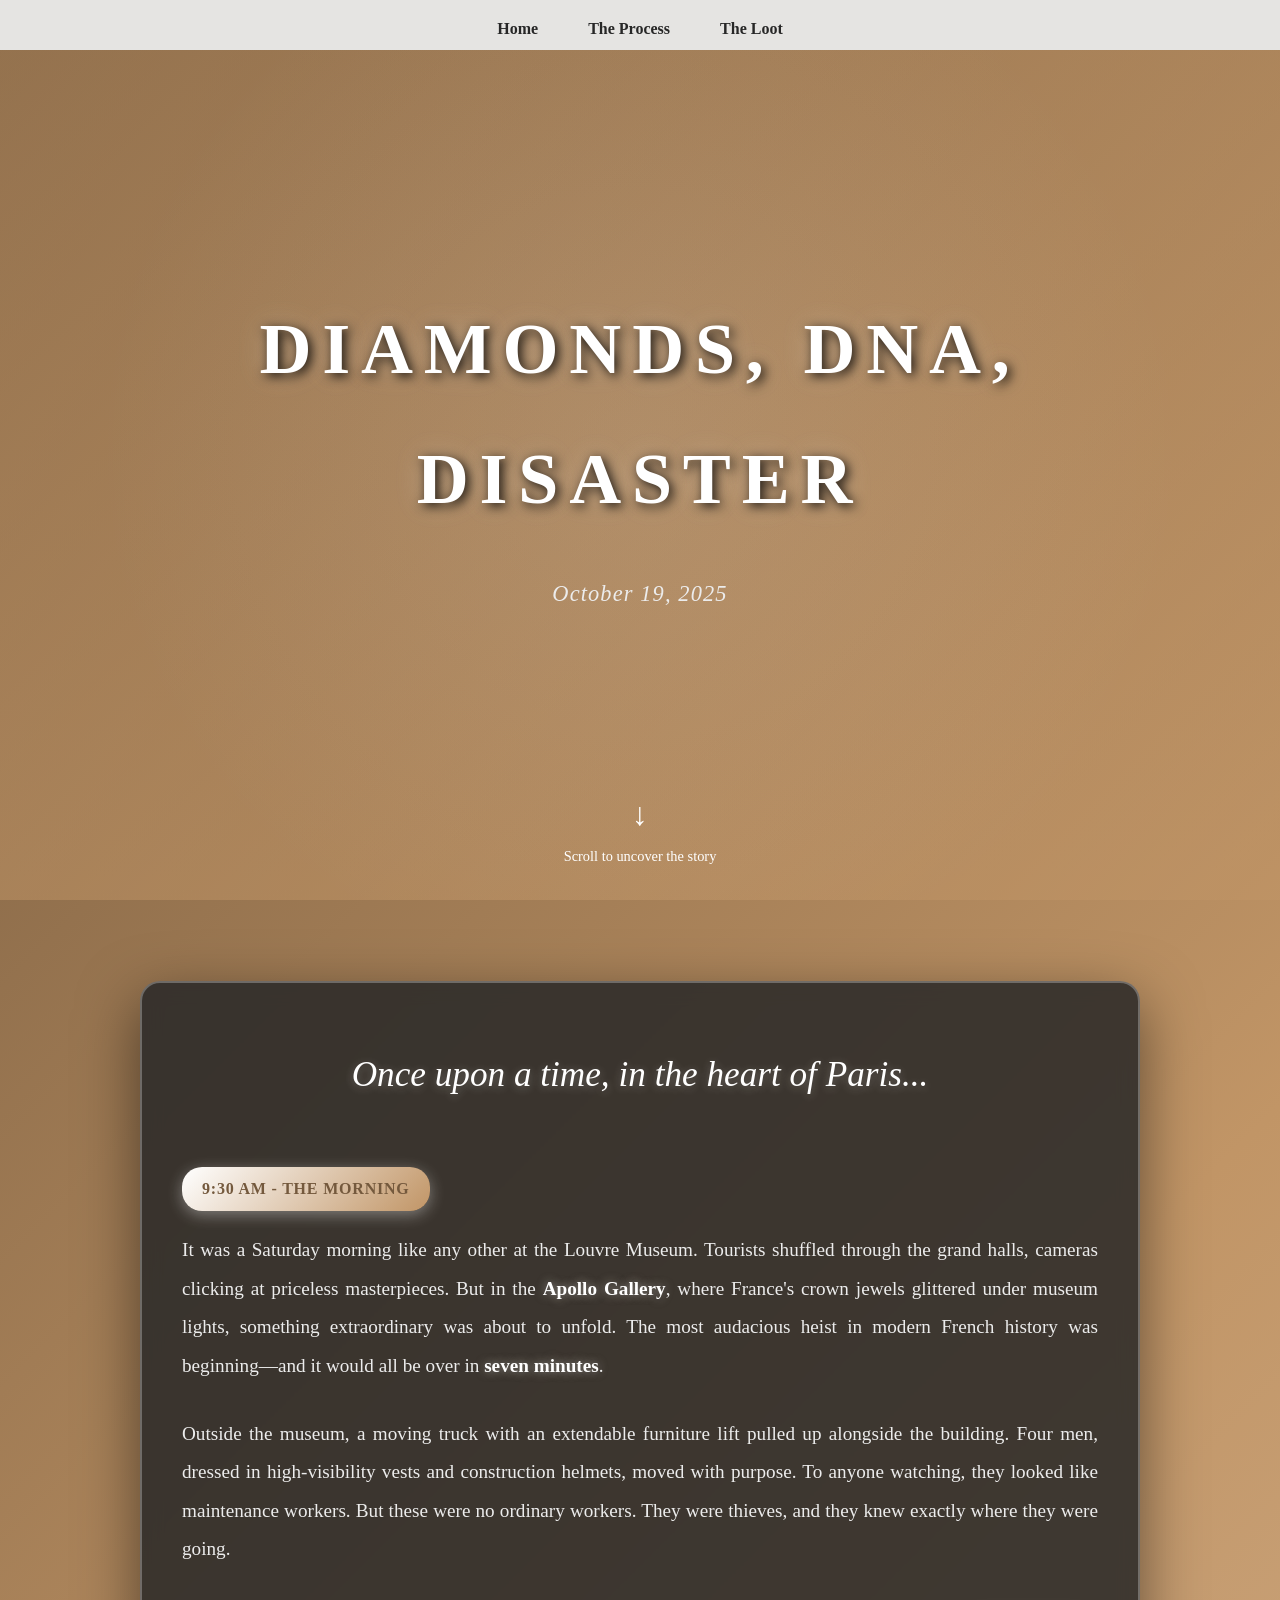
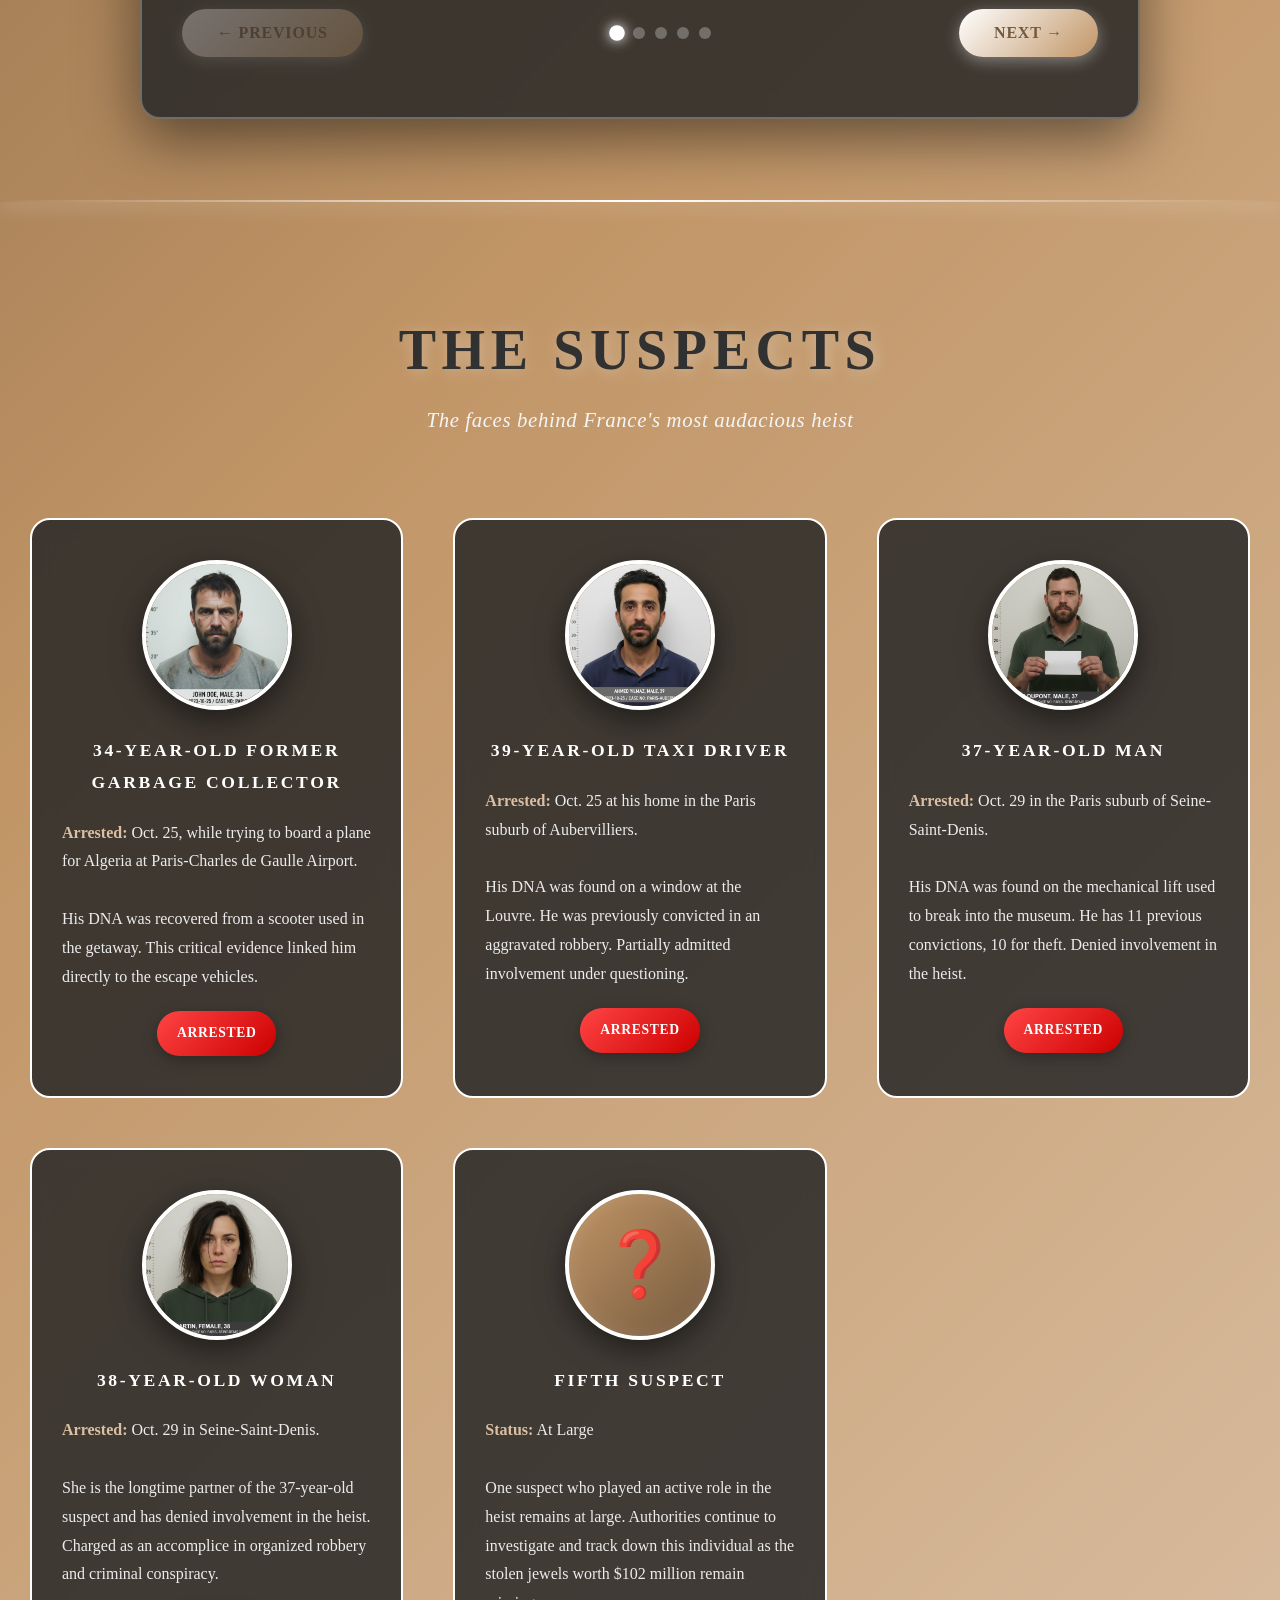
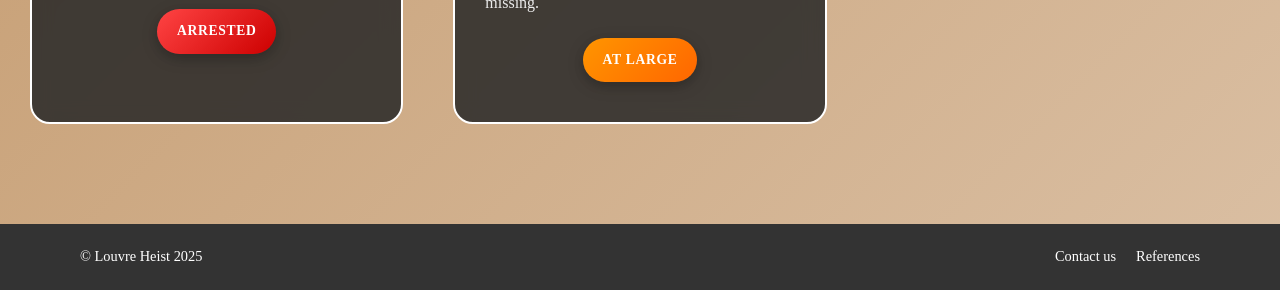
<file: page2.html>
<!DOCTYPE html>
<html lang="en">
<head>
    <link rel="stylesheet" href="assets/CSS/style.css">

    <meta charset="UTF-8">
    <meta name="viewport" content="width=device-width, initial-scale=1.0">
    <meta name="description" content="The Louvre Heist - October 19, 2025 - An in-depth look at France's most audacious art heist">
    <meta name="keywords" content="Louvre, heist, art theft, Paris, crown jewels">
    <meta name="author" content="ISTE-140 Project Team">
    <title>The Louvre Heist - How It Happened</title>
</head>
<body id="page2-body">
    <header>
        <nav class="right-navigation-bar">
            <div class="hamburger" id="hamburger-page2">&#9776;</div>
			<ul class="navigation">
				<li><a href="index.html">Home</a></li>
				<li><a href="page2.html">The Process</a></li>
				<li><a href="page3.html">The Loot</a></li>
			</ul>
		</nav>
	</header>
    <!-- ========================================
         HERO SECTION
         ======================================== -->
    <div class="hero-section">
        <div class="hero-content">
            <h1 class="h1-scroll-indicator">DIAMONDS, DNA, DISASTER</h1>
            <p class="date-and-text">October 19, 2025</p>
        </div>
        <div class="scroll-indicator">
            <span style="font-size: 2rem;">↓</span>
            <p style="font-size: 0.9rem;">Scroll to uncover the story</p>
        </div>
    </div>

    <!-- ========================================
         STORY SECTION
         ======================================== -->
    <div class="story-section">
        <div class="story-content-box">
            <p class="story-intro">Once upon a time, in the heart of Paris...</p>
            
            <!-- Slide 1: The Morning -->
            <div class="story-slide active" data-slide="1">
                <div class="timeline-marker">9:30 AM - The Morning</div>
                <p class="story-paragraph">
                    It was a Saturday morning like any other at the Louvre Museum. Tourists shuffled through the grand halls, cameras clicking at priceless masterpieces. But in the <span class="highlight">Apollo Gallery</span>, where France's crown jewels glittered under museum lights, something extraordinary was about to unfold. The most audacious heist in modern French history was beginning—and it would all be over in <span class="highlight">seven minutes</span>.
                </p>
                <p class="story-paragraph">
                    Outside the museum, a moving truck with an extendable furniture lift pulled up alongside the building. Four men, dressed in high-visibility vests and construction helmets, moved with purpose. To anyone watching, they looked like maintenance workers. But these were no ordinary workers. They were thieves, and they knew exactly where they were going.
                </p>
            </div>

            <!-- Slide 2: The Entry -->
            <div class="story-slide" data-slide="2">
                <div class="timeline-marker">The Entry</div>
                <p class="story-paragraph">
                    The mechanical cherry picker extended upward to the second-floor balcony of the Apollo Gallery. The men climbed up, power tools in hand. With a circular saw and an angle grinder, they cut through the window and burst inside.
                </p>
                <p class="story-paragraph">
                    A Louvre security guard saw them and began filming, but the thieves moved with terrifying efficiency. They weren't there to steal everything—they were after <span class="highlight">specific pieces</span>. Their planning was meticulous. Their execution was flawless. And they had only minutes to complete their mission.
                </p>
            </div>

            <!-- Slide 3: The Theft -->
            <div class="story-slide" data-slide="3">
                <div class="timeline-marker">The Theft</div>
                <p class="story-paragraph">
                    Using their power tools, the masked thieves shattered two high-security display cases. They grabbed <span class="highlight">eight pieces of France's crown jewels</span>—Napoleon's emerald necklace, a diamond and sapphire tiara worn by queens, jeweled sets worth an estimated <span class="highlight">$102 million</span>.
                </p>
                <p class="story-paragraph">
                    They tried to take Empress Eugénie's ornate gold crown studded with 1,354 diamonds and 56 emeralds, but in their haste, they dropped it. The crown would later be found damaged outside the museum—a costly mistake that would become a crucial piece of evidence.
                </p>
            </div>

            <!-- Slide 4: The Escape -->
            <div class="story-slide" data-slide="4">
                <div class="timeline-marker">The Escape</div>
                <p class="story-paragraph">
                    In their chaotic rush to escape, the thieves left behind a trail of evidence: a motorcycle helmet, gloves, a walkie-talkie, a gas can, and their reflective vests. But most importantly, they left behind something invisible to the naked eye—their <span class="highlight">DNA</span>.
                </p>
                <p class="story-paragraph">
                    They scrambled back down the cherry picker and sped away on two waiting motorcycles, weaving through Paris traffic. The entire operation—from entry to escape—took less than ten minutes. By the time police arrived, they were gone. The heist was complete. Or so they thought.
                </p>
            </div>

            <!-- Slide 5: The Manhunt -->
            <div class="story-slide" data-slide="5">
                <div class="timeline-marker">The Manhunt</div>
                <p class="story-paragraph">
                    What followed was one of the largest manhunts in recent French history. Over <span class="highlight">100 investigators</span> worked around the clock, analyzing more than 150 DNA samples and examining the equipment left at the scene.
                </p>
                <p class="story-paragraph">
                    Security footage was reviewed. Phone records were traced. DNA databases were searched. And slowly, the net began to close. One by one, the suspects were identified. Some were arrested at their homes. One was caught at Charles de Gaulle Airport trying to board a plane to Algeria. The heist that shocked France was beginning to unravel.
                </p>
            </div>

            <!-- Navigation Controls -->
            <div class="navigation-controls">
                <button class="nav-button" id="prevBtn" onclick="changeSlide(-1)">← Previous</button>
                <div class="progress-indicator">
                    <div class="progress-dot active" data-dot="1"></div>
                    <div class="progress-dot" data-dot="2"></div>
                    <div class="progress-dot" data-dot="3"></div>
                    <div class="progress-dot" data-dot="4"></div>
                    <div class="progress-dot" data-dot="5"></div>
                </div>
                <button class="nav-button" id="nextBtn" onclick="changeSlide(1)">Next →</button>
            </div>
        </div>
    </div>

    <!-- ========================================
         SUSPECTS SECTION
         ======================================== -->
    <div class="suspects-section">
        <h2 class="suspects-title">THE SUSPECTS</h2>
        <p class="suspects-subtitle">The faces behind France's most audacious heist</p>

        <div class="suspects-grid">
            <!-- Suspect 1 -->
            <div class="suspect-card">
                <div class="suspect-image">
                    <img src="assets/media/thirtyfour.jpg" alt="34-year-old suspect">
                </div>
                <div class="suspect-label">34-Year-Old Former Garbage Collector</div>
                <p class="suspect-description">
                    <strong>Arrested:</strong> Oct. 25, while trying to board a plane for Algeria at Paris-Charles de Gaulle Airport.<br><br>
                    His DNA was recovered from a scooter used in the getaway. This critical evidence linked him directly to the escape vehicles.
                </p>
                <span class="status-badge arrested">ARRESTED</span>
            </div>

            <!-- Suspect 2 -->
            <div class="suspect-card">
                <div class="suspect-image">
                    <img src="assets/media/thirtynine.jpg" alt="39-year-old suspect">
                </div>
                <div class="suspect-label">39-Year-Old Taxi Driver</div>
                <p class="suspect-description">
                    <strong>Arrested:</strong> Oct. 25 at his home in the Paris suburb of Aubervilliers.<br><br>
                    His DNA was found on a window at the Louvre. He was previously convicted in an aggravated robbery. Partially admitted involvement under questioning.
                </p>
                <span class="status-badge arrested">ARRESTED</span>
            </div>

            <!-- Suspect 3 -->
            <div class="suspect-card">
                <div class="suspect-image">
                    <img src="assets/media/thirtyseven.jpg" alt="37-year-old suspect">
                </div>
                <div class="suspect-label">37-Year-Old Man</div>
                <p class="suspect-description">
                    <strong>Arrested:</strong> Oct. 29 in the Paris suburb of Seine-Saint-Denis.<br><br>
                    His DNA was found on the mechanical lift used to break into the museum. He has 11 previous convictions, 10 for theft. Denied involvement in the heist.
                </p>
                <span class="status-badge arrested">ARRESTED</span>
            </div>

            <!-- Suspect 4 -->
            <div class="suspect-card">
                <div class="suspect-image">
                    <img src="assets/media/thirtyeight woman.jpg" alt="38-year-old suspect">
                </div>
                <div class="suspect-label">38-Year-Old Woman</div>
                <p class="suspect-description">
                    <strong>Arrested:</strong> Oct. 29 in Seine-Saint-Denis.<br><br>
                    She is the longtime partner of the 37-year-old suspect and has denied involvement in the heist. Charged as an accomplice in organized robbery and criminal conspiracy.
                </p>
                <span class="status-badge arrested">ARRESTED</span>
            </div>

            <!-- Suspect 5 -->
            <div class="suspect-card">
                <div class="suspect-image animated">❓</div>
                <div class="suspect-label">Fifth Suspect</div>
                <p class="suspect-description">
                    <strong>Status:</strong> At Large<br><br>
                    One suspect who played an active role in the heist remains at large. Authorities continue to investigate and track down this individual as the stolen jewels worth $102 million remain missing.
                </p>
                <span class="status-badge at-large">AT LARGE</span>
            </div>
        </div>
    </div>
    <footer class="main-footer">
        <div class="footer-left">
            <p>&copy; Louvre Heist 2025</p>
        </div>
        <div class="footer-right">
            <a href="page4.html">Contact us</a>
            <a href="references.html">References</a>
        </div>
    </footer>
    <!-- ========================================
         JAVASCRIPT - Story Navigation
         ======================================== -->
    <script>
        let currentSlide = 1;
        const totalSlides = 5;

        function showSlide(n) {
            const slides = document.querySelectorAll('.story-slide');
            const dots = document.querySelectorAll('.progress-dot');
            const prevBtn = document.getElementById('prevBtn');
            const nextBtn = document.getElementById('nextBtn');
            const storyIntro = document.querySelector('.story-intro');

            // Boundary checks
            if (n > totalSlides) currentSlide = totalSlides;
            if (n < 1) currentSlide = 1;

            // Update active states
            slides.forEach(slide => slide.classList.remove('active'));
            dots.forEach(dot => dot.classList.remove('active'));
            slides[currentSlide - 1].classList.add('active');
            dots[currentSlide - 1].classList.add('active');

            // Update button states
            prevBtn.disabled = currentSlide === 1;
            nextBtn.disabled = currentSlide === totalSlides;

            // Hide intro after first slide
            if (currentSlide > 1) {
                storyIntro.classList.add('hidden');
            } else {
                storyIntro.classList.remove('hidden');
            }
        }

        function changeSlide(n) {
            currentSlide += n;
            showSlide(currentSlide);
        }

        // Keyboard navigation
        document.addEventListener('keydown', function(e) {
            if (e.key === 'ArrowLeft') changeSlide(-1);
            if (e.key === 'ArrowRight') changeSlide(1);
        });

        // Smooth scroll for the indicator
        document.querySelector('.scroll-indicator').addEventListener('click', function() {
            document.querySelector('.story-section').scrollIntoView({ behavior: 'smooth' });
        });

        // Initialize
        showSlide(currentSlide);
        let lastScroll = 0;
        const header = document.querySelector("header");

        // Hide header on first load

        window.addEventListener("scroll", () => {
            let currentScroll = window.pageYOffset;

            if (currentScroll < lastScroll) {
                // scrolling UP → show navbar
                header.classList.add("show");

            } else {
                // scrolling DOWN → hide navbar
                header.classList.remove("show");
            }
            lastScroll = currentScroll;
        });
        document.addEventListener("DOMContentLoaded", () => {
            const hamburger = document.querySelector(".hamburger");
            const navMenu = document.querySelector(".navigation");
            hamburger.addEventListener("click", () => {
                navMenu.classList.toggle("open"); // Toggles the .open class
            });
        });
    </script>
</body>
</html>
</file>
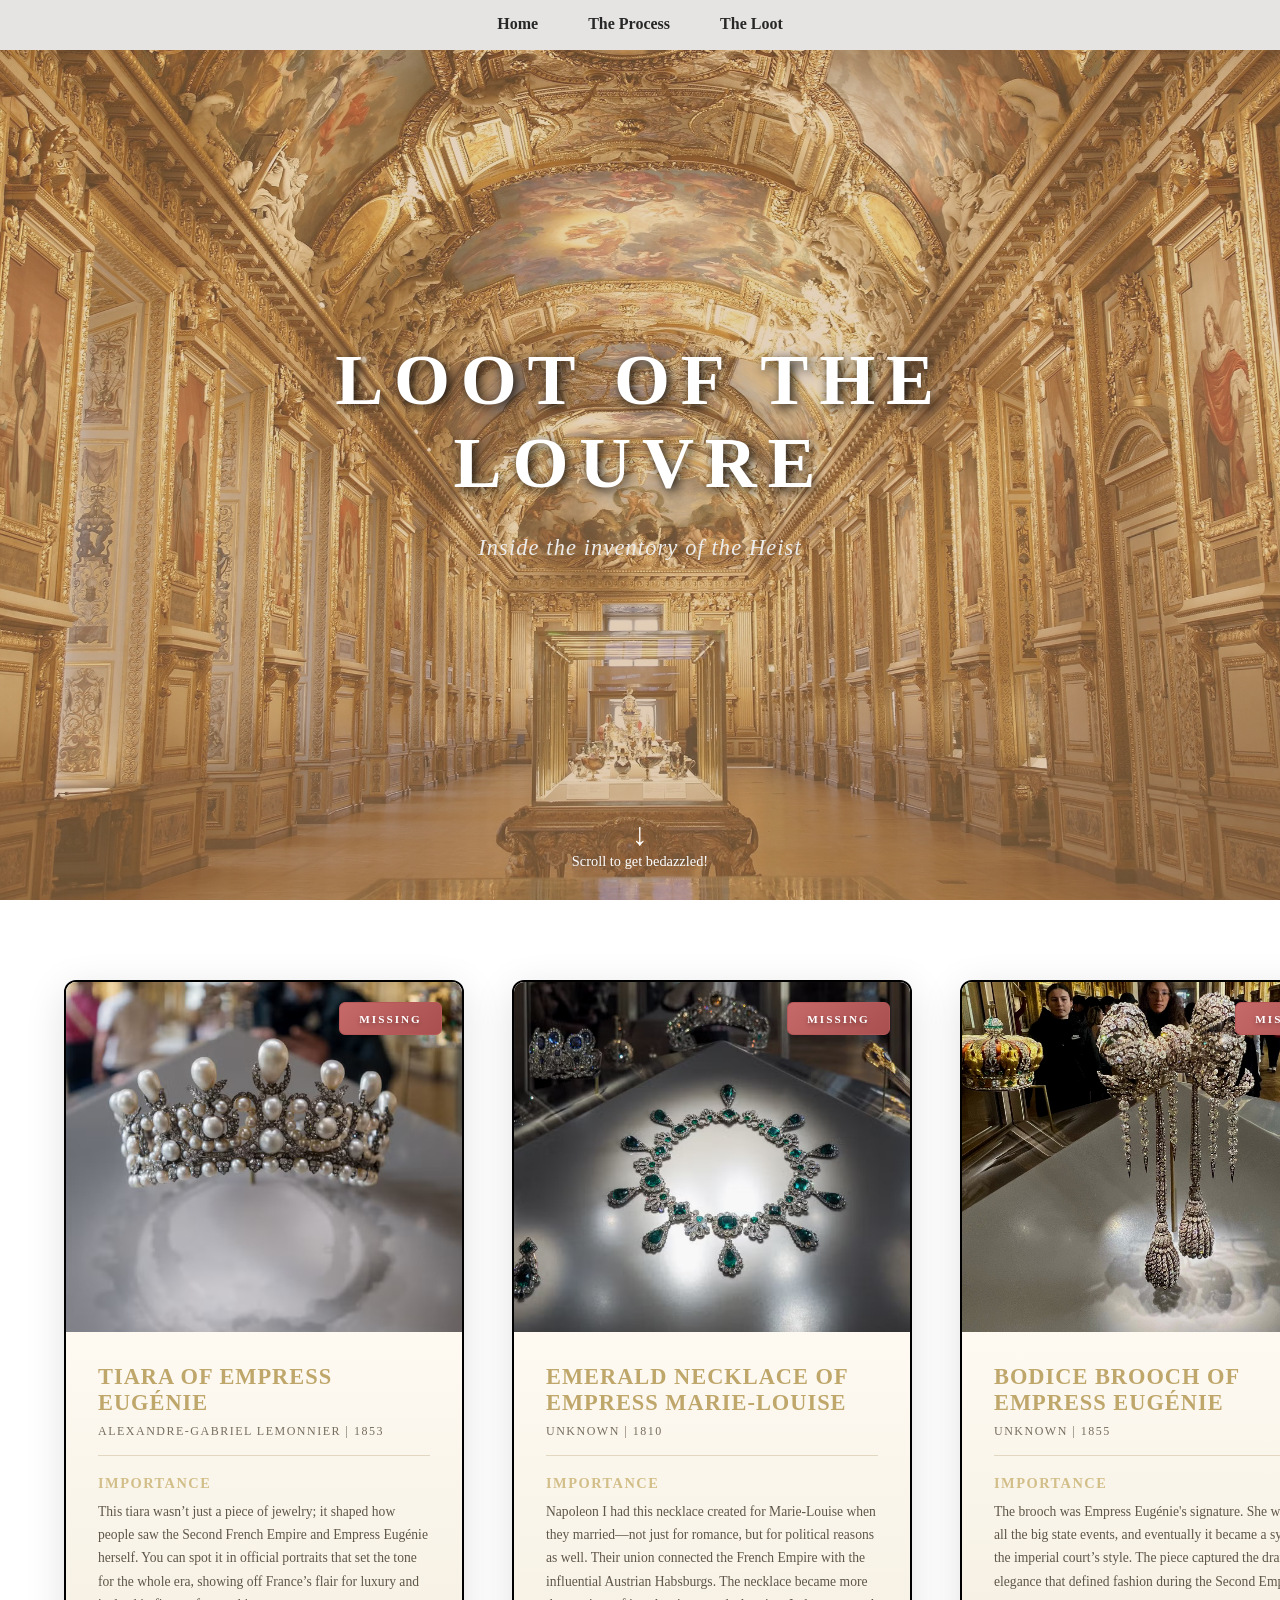
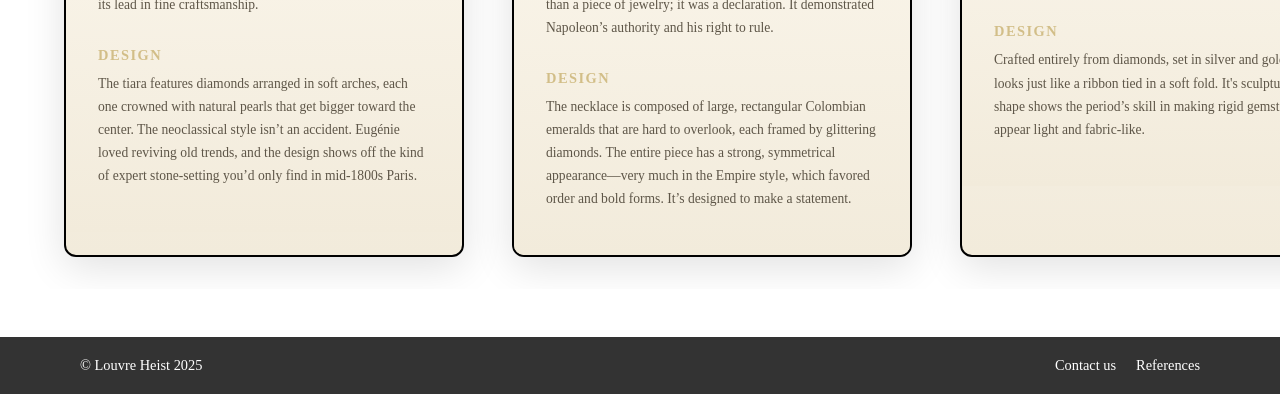
<file: page3.html>
<!DOCTYPE html>
<html lang = "en">
<head>
	<title> The Louvre Heist - Stolen Items </title>
	<meta charset = "UTF-8">

	<link rel="stylesheet" href="assets/CSS/style.css">
	<meta name = "viewport" content="width=device-width, initial-scale=1.0">
</head> 

<body id="page3-body"> 
	<header>
		<nav class="right-navigation-bar">
            <div class="hamburger">&#9776;</div>
			<ul class="navigation">
				<li><a href="index.html">Home</a></li>
				<li><a href="page2.html">The Process</a></li>
				<li><a href="page3.html">The Loot</a></li>
			</ul>
		</nav>
	</header>
<div class = "hero-section-loot">
	<div class = "hero-content">
		<h1 class="h1-scroll-indicator"> LOOT OF THE LOUVRE </h1>
		<p class="date-and-text"> Inside the inventory of the Heist </p>
	</div>

	<div class = "scroll-indicator" onclick="scrollGallery()">
		<span style="font-size: 2rem;"> ↓ </span>
		<p style="font-size: 0.9rem;">Scroll to get bedazzled!</p>
	</div>
</div>	

<main id = "gallery-page">


<!--First Item  -->	
	<section class = "gallery">
		<div class = "gallery-items">
			
			<article class = "items">
				<div class = "item-images">
					<img src = "assets/media/tiara.jpg" alt = "Tiara of Empress Eugénie" >
				<span class = "status missing"> MISSING </span>
				</div>
			<div class = "item-details">
				<h2> Tiara of Empress Eugénie </h2>
				<p> ALEXANDRE-GABRIEL LEMONNIER | 1853 </p>
			<div class = "description">
				<h3> IMPORTANCE </h3>
				<p> This tiara wasn’t just a piece of jewelry; it shaped how people saw the Second French Empire and Empress Eugénie herself. You can spot it in official 				portraits that set the tone for the whole era, showing off France’s flair for luxury and its lead in fine craftsmanship.</p>
			<div class = "description">
				<br />
				<h3> DESIGN </h3>
				<p> The tiara features diamonds arranged in soft arches, each one crowned with natural pearls that get bigger toward the center. The neoclassical style 				isn’t an accident. Eugénie loved reviving old trends, and the design shows off the kind of expert stone-setting you’d only find in mid-1800s Paris.</p>
			</div>
			</div>
			</article>

<!--Second Item  -->
			<article class = "items">
				<div class = "item-images">
					<img src = "assets/media/emeraldn.jpg" alt = "Emerald Necklace of Empress Marie Louise">
				<span class = "status missing"> MISSING </span>
				</div>
			<div class = "item-details">
				<h2> Emerald Necklace of Empress Marie-Louise</h2>
				<p> UNKNOWN | 1810 </p>
			<div class = "description">
				<h3> IMPORTANCE </h3>
				<p> Napoleon I had this necklace created for Marie-Louise when they married—not just for romance, but for political reasons as well. Their union connected 				the French Empire with the influential Austrian Habsburgs. The necklace became more than a piece of jewelry; it was a declaration. It demonstrated 					Napoleon’s authority and his right to rule.</p>
			<div class = "description">
				<br />
				<h3> DESIGN </h3>
				<p> The necklace is composed of large, rectangular Colombian emeralds that are hard to overlook, each framed by glittering diamonds. The entire piece has a 				strong, symmetrical appearance—very much in the Empire style, which favored order and bold forms. It’s designed to make a statement. </p>
			</div>
			</div>
			</article>

<!--Third Item  -->
			<article class = "items">
				<div class = "item-images">
					<img src = "assets/media/brooch.jpg" alt = "Brooch of Empress Eugénie">
				<span class = "status missing"> MISSING </span>
				</div>
			<div class = "item-details">
				<h2> Bodice Brooch of Empress Eugénie </h2>
				<p> UNKNOWN | 1855 </p>
			<div class = "description">
				<h3> IMPORTANCE </h3>
				<p> The brooch was Empress Eugénie's signature. She wore it to all the big state events, and eventually it became a symbol of the imperial court’s style. 				The piece captured the drama and elegance that defined fashion during the Second Empire.</p>
			<div class = "description">
				<br />
				<h3> DESIGN </h3>
				<p>  Crafted entirely from diamonds, set in silver and gold, and looks just like a ribbon tied in a soft fold.  It's sculptural shape shows the period’s 				skill in making rigid gemstones appear light and fabric-like. </p>
			</div>
			</div>
			</article>



<!--Fourth Item  -->
			<article class = "items">
				<div class = "item-images">
					<img src = "assets/media/emeralde.jpg" alt = "Pair of Emerald Earrings of Empress Marie Louise">
				<span class = "status missing"> MISSING </span>
				</div>
			<div class = "item-details">
				<h2> Emerald Earrings of Empress Marie Louise </h2>
				<p> UNKNOWN | 1810 </p>
			<div class = "description">
				<h3> IMPORTANCE </h3>
				<p> These earrings were part of Napoleon’s effort to present a strong, royal family. He used pieces like these to make Marie-Louise appear as the fresh face 				of the French Empire.</p>
			<div class = "description">
				<br />
				<h3> DESIGN </h3>
				<p> Each earring features a large emerald drop suspended from a cluster of diamonds. The simple design allows the emeralds to stand out—bold, vivid, and 				unmistakably elegant. This was precisely the look expected from early-1800s imperial style. </p>
			</div>
			</div>
			</article>

<!--Fifth Item  -->
			<article class = "items">
				<div class = "item-images">
					<img src = "assets/media/bluet.jpg" alt = "Sapphire Tiara of Queen Marie-Amélie & Queen Hortense">
				<span class = "status missing"> MISSING </span>
				</div>
			<div class = "item-details">
				<h2> Sapphire Tiara of Queen Marie-Amélie & Queen Hortense </h2>
				<p> UKNOWN | 1900s </p>
			<div class = "description">
				<h3> IMPORTANCE </h3>
				<p> This tiara has witnessed a lot. Two separate French queens wore it, each from a different time, so it’s more than just a piece of jewelry—it’s a 					surviving link through major political shifts. By looking at it, you can still catch a glimpse of the old Bourbon-Orléans monarchy. </p>
			<div class = "description">
				<br />
				<h3> DESIGN </h3>
				<p> The design is timeless. Deep blue sapphires take center stage, surrounded by diamonds. Those scrolling patterns and the flawless spacing typical of the 				early 19th-century French royalty. </p>
			</div>
			</div>
			</article>

<!--Sixth Item  -->
			<article class = "items">
				<div class = "item-images">
					<img src = "assets/media/crown.jpg" alt = "Crown of Empress Eugénie">													<span class = "status recovered"> RECOVERED </span>
				</div>
			<div class = "item-details">
				<h2> Crown of Empress Eugénie </h2>
				<p> ALEXANDRE-GABRIEL LEMONNIER AND J.-P.MAHEU | 1855 </p>
			<div class = "description">
				<h3> IMPORTANCE </h3>
				<p> This crown was made for the Exposition Universelle.The Second Empire wanted to showcase the height of French luxury, and nothing captured that better 				than this crown. For Eugénie, it stood as the ultimate emblem of her imperial status.</p>
			<div class = "description">
				<br />
				<h3> DESIGN </h3>
				<p>Over 2,400 diamonds were set into graceful arches and fleur-de-lis motifs, with large pear-shaped stones along the band. The entire crown seems to glow, 				highlighting the remarkable craftsmanship of Parisian jewelers in the 19th century. </p>
			</div>
			</div>
			</article>

<!--Seventh Item  -->
			<article class = "items">
				<div class = "item-images">
					<img src = "assets/media/bluen.jpg" alt = "Sapphire Necklace of Queen Marie-Amélie & Queen Hortense">
				<span class = "status missing"> MISSING </span>
				</div>
			<div class = "item-details">
				<h2> Sapphire Necklace of Queen Marie-Amélie & Queen Hortense </h2>
				<p> UKNOWN | 1900s </p>
			<div class = "description">
				<h3> IMPORTANCE </h3>
				<p> Worn by royalty over two reigns, it displayed the elegance of the monarchy and the revitalized Bourbon identity whenever it appeared in public.</p>
			<div class = "description">
				<br />
				<h3> DESIGN </h3>
				<p>The design blends oval and cushion-cut sapphires with clusters of diamonds, alternating between them. The blue and white shades weren’t chosen at random; 				they were beloved for what they represented—purity and royalty. </p>
			</div>
			</div>
			</article>

<!--Seventh Item  -->
			<article class = "items">
				<div class = "item-images">
					<img src = "assets/media/rebb.jpg" alt = "Reliquary Brooch of Empress Eugénie">
				<span class = "status missing"> MISSING </span>
				</div>
			<div class = "item-details">
				<h2> Reliquary Brooch of Empress Eugénie </h2>
				<p> ALFRED BAPST | 1900s</p>
			<div class = "description">
				<h3> IMPORTANCE </h3>
				<p> This brooch is remarkable because it contains diamonds that once belonged to Louis XIV, creating a link between the Second Empire and France’s old 					Bourbon monarchy. In this way, it unites royal history with the empire’s current era.</p>
			<div class = "description">
				<br />
				<h3> DESIGN </h3>
				<p> The design is inspired by medieval French reliquaries—you can spot the Gothic lines, the delicate trefoil shapes, and a central area that almost looks 				like a secret compartment. It blends old-world aesthetics with modern diamond cutting, perfectly reflecting Eugénie’s romantic sensibilities. </p>
			</div>
			</div>
			</article>


<!--Ninth Item  -->
			<article class = "items">
				<div class = "item-images">
					<img src = "assets/media/bluee.jpg" alt = "Sapphire Earrings of Queen Marie-Amélie & Queen Hortense">
				<span class = "status missing"> MISSING </span>
				</div>
			<div class = "item-details">
				<h2> Single Sapphire Earring of Queen Marie-Amélie & Queen Hortense </h2>
				<p> UKNOWN | 1900s </p>
			<div class = "description">
				<h3> IMPORTANCE </h3>
				<p> This earring, the last remaining piece from its set, truly highlights the artistry and significance of royal jewelry. It’s more than just an accessory—				it represented wealth, status, and a sense of completeness during ceremonies.</p>
			<div class = "description">
				<br />
				<h3> DESIGN </h3>
				<p> Like a sapphire drop or oval, bordered with diamonds. It matches perfectly with the necklace and tiara from the same collection, all sharing the same 				style and symmetry.</p>
			</div>
			</div>
			</article>
		</div>
	</section>
</main>

<footer class="main-footer">
	<div class="footer-left">
		<p>&copy; Louvre Heist 2025</p>
	</div>
	<div class="footer-right">
		<a href="page4.html">Contact us</a>
		<a href="references.html">References</a>
	</div>
</footer>
<script>
	function scrollGallery() {
		document.getElementById('gallery-page').scrollIntoView({ behavior: 'smooth' });
	}
	let lastScroll = 0;
        const header = document.querySelector("header");

        // Hide header on first load
       

        window.addEventListener("scroll", () => {
            let currentScroll = window.pageYOffset;

            if (currentScroll < lastScroll) {
                // scrolling UP → show navbar
                header.classList.add("show");

            } else {
                // scrolling DOWN → hide navbar
                header.classList.remove("show");
            }
            lastScroll = currentScroll;
		});
		document.addEventListener("DOMContentLoaded", () => {
            const hamburger = document.querySelector(".hamburger");
            const navMenu = document.querySelector(".navigation");
            hamburger.addEventListener("click", () => {
                navMenu.classList.toggle("open"); // Toggles the .open class
            });
		});
</script>	

</body>
</html>
</file>
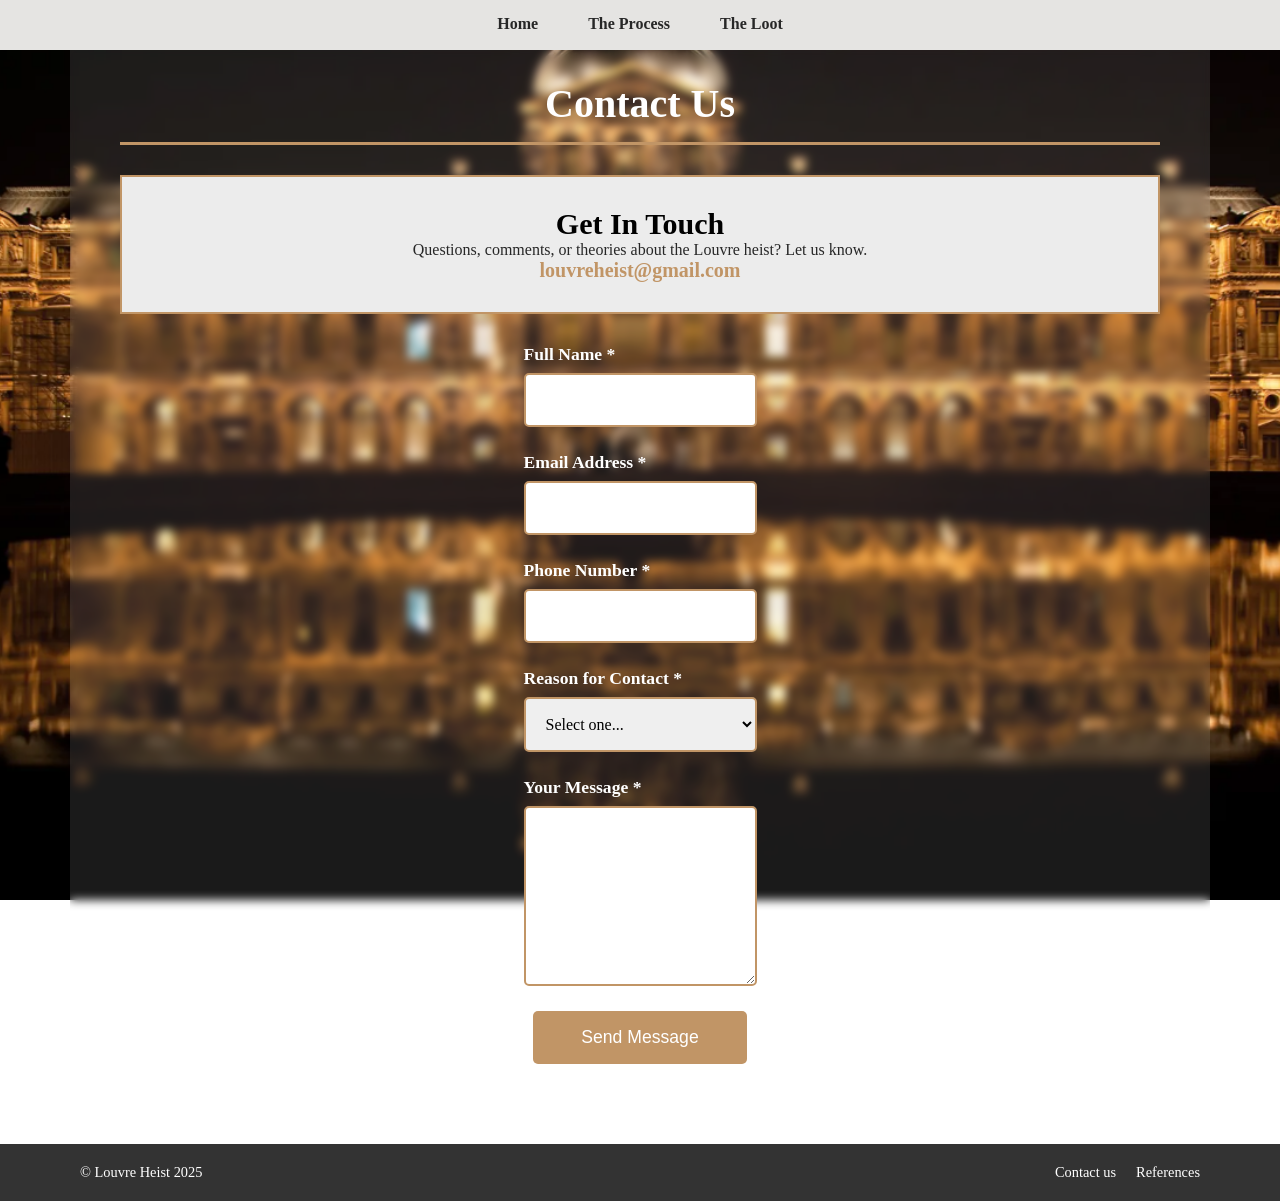
<file: page4.html>
<!DOCTYPE html>
<html lang="en">
<head>
	<link rel="stylesheet" href="assets/CSS/style.css">
	<meta charset="UTF-8">
	<meta name="viewport" content="width=device-width, initial-scale=1.0">
	<title>Contact</title>
</head>
<body id="page4-body">
	<header>
		<nav class="right-navigation-bar">
            <div class="hamburger">&#9776;</div>
			<ul class="navigation">
				<li><a href="index.html">Home</a></li>
				<li><a href="page2.html">The Process</a></li>
				<li><a href="page3.html">The Loot</a></li>
			</ul>
		</nav>
	</header>
	<div class="container">
		<section id="contact" class="section-content-contacts">
			<h1 class="page4-and-references-h1">Contact Us</h1>
			<div class="contact-info">
				<h2 id="page4-h2">Get In Touch</h2>
				<p style="color: var(--color-black1);">Questions, comments, or theories about the Louvre heist? Let us know.</p>
				<p class="contact-email">louvreheist@gmail.com</p>
			</div>
			<form class="contact-form">
				<div class="form">
					<label for="name">Full Name *</label>
					<input type="text" id="name" required>
				</div>
				<div class="form">
					<label for="email">Email Address *</label>
					<input type="email" id="email" required>
				</div>
				<div class="form">
					<label for="phone">Phone Number *</label>
					<input type="tel" id="phone" required>
				</div>
				<div class="form">
					<label for="reason">Reason for Contact *</label>
					<select id="reason" required>
						<option value="">Select one...</option>
						<option value="tip">Submit a tip</option>
						<option value="question">General question</option>
						<option value="feedback">Website feedback</option>
					</select>
				</div>
				<div class="form">
					<label for="message">Your Message *</label>
					<textarea id="message" required></textarea>
				</div>
				<button type="submit" class="submit-btn">Send Message</button>
			</form>
		</section>
	</div>
	<footer class="main-footer">
		<div class="footer-left">
			<p>&copy; Louvre Heist 2025</p>
		</div>
		<div class="footer-right">
			<a href="page4.html">Contact us</a>
			<a href="references.html">References</a>
		</div>
	</footer>
	<script>
		let lastScroll = 0;
        const header = document.querySelector("header");

        // Hide header on first load


        window.addEventListener("scroll", () => {
            let currentScroll = window.pageYOffset;

            if (currentScroll < lastScroll) {
                // scrolling UP → show navbar
                header.classList.add("show");

            } else {
                // scrolling DOWN → hide navbar
                header.classList.remove("show");
            }
            lastScroll = currentScroll;
		});
		document.addEventListener("DOMContentLoaded", () => {
            const hamburger = document.querySelector(".hamburger");
            const navMenu = document.querySelector(".navigation");
            hamburger.addEventListener("click", () => {
                navMenu.classList.toggle("open"); // Toggles the .open class
            });
		});
	</script>
</body>
</html>
</file>
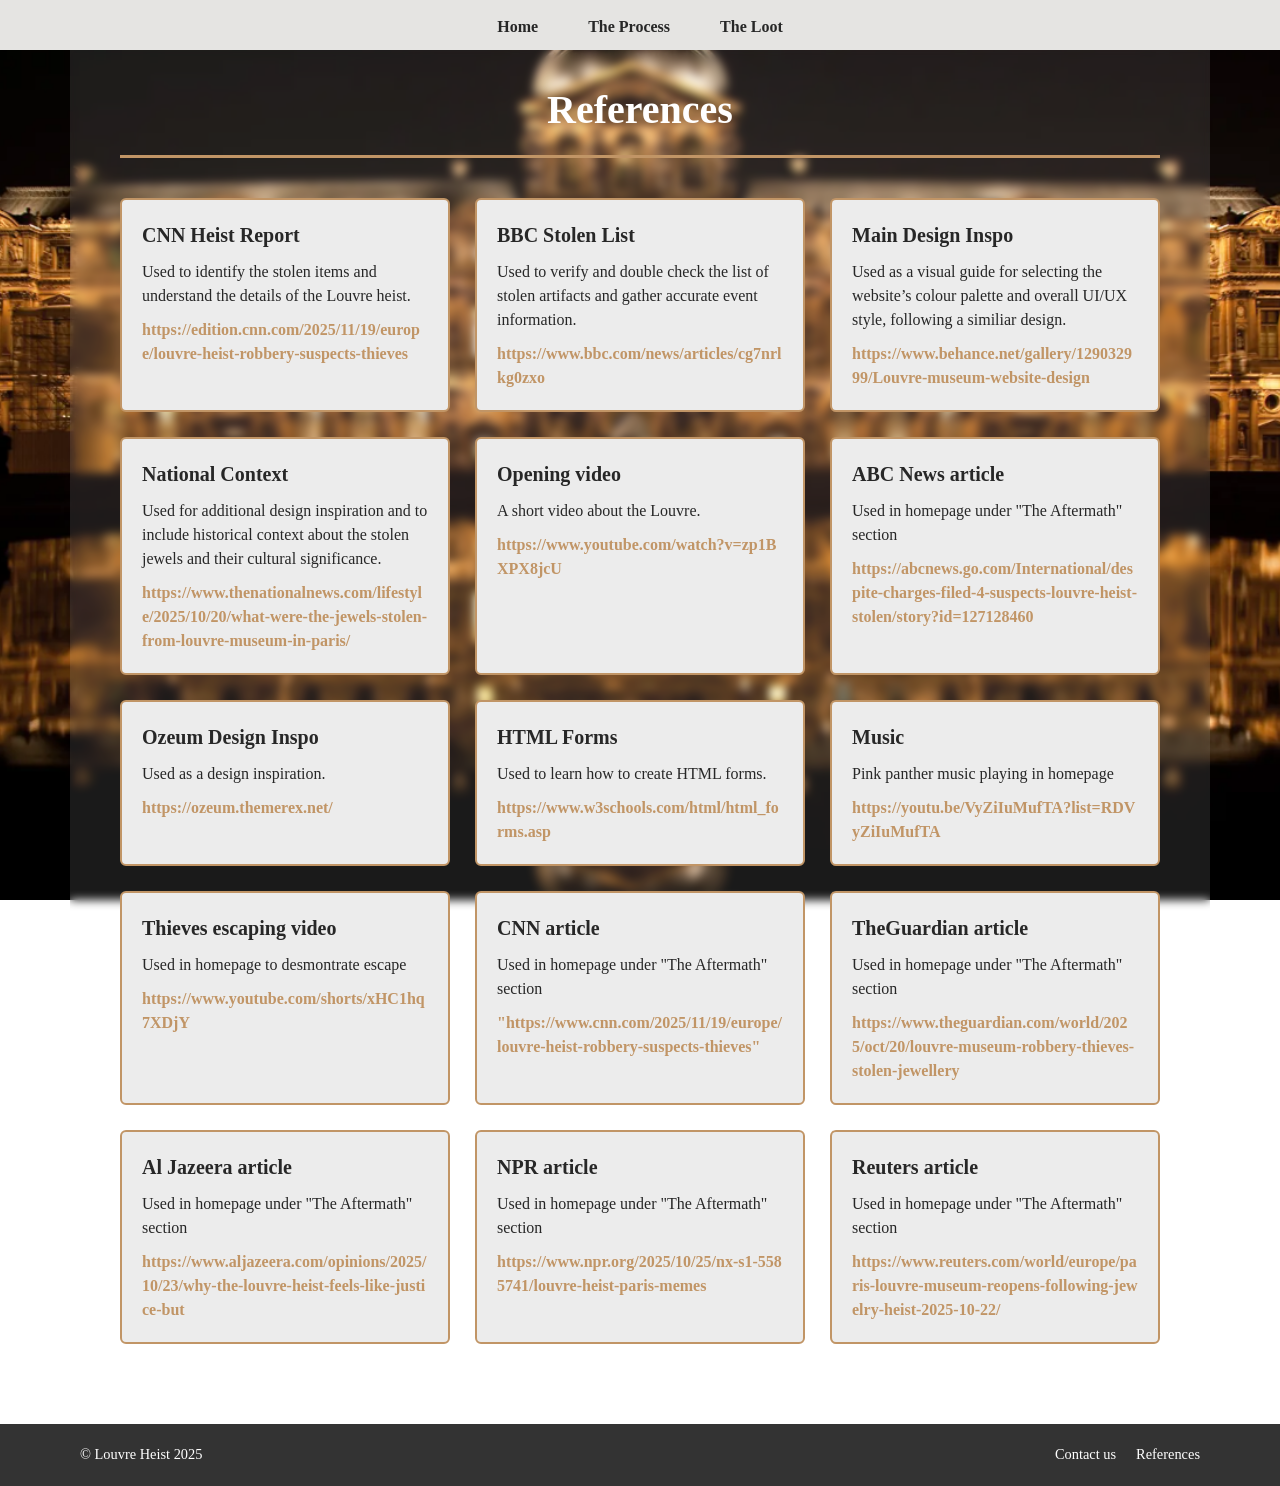
<file: references.html>
<!DOCTYPE html>
<html lang="en">
<head>
	<link rel="stylesheet" href="assets/CSS/style.css">
	<meta charset="UTF-8">
	<meta name="viewport" content="width=device-width, initial-scale=1.0">
	<title>References</title>
</head>
<body id="references-body">
	<header>
		<nav class="right-navigation-bar">
            <div class="hamburger">&#9776;</div>
			<ul class="navigation">
				<li><a href="index.html">Home</a></li>
				<li><a href="page2.html">The Process</a></li>
				<li><a href="page3.html">The Loot</a></li>
			</ul>
		</nav>
	</header>
	<div class="container">
		<section class="section-content-references">
			<h1 class="page4-and-references-h1">References</h1>
			<div class="references-grid">
				<div class="ref-box">
					<div class="ref-title">CNN Heist Report</div>
					<div class="ref-desc">Used to identify the stolen items and understand the details of the Louvre heist.</div>
					<a href="https://edition.cnn.com/2025/11/19/europe/louvre-heist-robbery-suspects-thieves" class="ref-link">https://edition.cnn.com/2025/11/19/europe/louvre-heist-robbery-suspects-thieves</a>
				</div>
				<div class="ref-box">
					<div class="ref-title">BBC Stolen List</div>
					<div class="ref-desc">Used to verify and double check the list of stolen artifacts and gather accurate event information.</div>
					<a href="https://www.bbc.com/news/articles/cg7nrlkg0zxo" class="ref-link">https://www.bbc.com/news/articles/cg7nrlkg0zxo</a>
				</div>
				<div class="ref-box">
					<div class="ref-title">Main Design Inspo</div>
					<div class="ref-desc">Used as a visual guide for selecting the website’s colour palette and overall UI/UX style, following a similiar design.</div>
					<a href="https://www.behance.net/gallery/129032999/Louvre-museum-website-design" class="ref-link">https://www.behance.net/gallery/129032999/Louvre-museum-website-design</a>
				</div>
				<div class="ref-box">
					<div class="ref-title">National Context</div>
					<div class="ref-desc">Used for additional design inspiration and to include historical context about the stolen jewels and their cultural significance.</div>
					<a href="https://www.thenationalnews.com/lifestyle/2025/10/20/what-were-the-jewels-stolen-from-louvre-museum-in-paris/" class="ref-link">https://www.thenationalnews.com/lifestyle/2025/10/20/what-were-the-jewels-stolen-from-louvre-museum-in-paris/</a>
				</div>
				<div class="ref-box">
					<div class="ref-title">Opening video</div>
					<div class="ref-desc">A short video about the Louvre.</div>
					<a href="https://www.youtube.com/watch?v=zp1BXPX8jcU" class="ref-link">https://www.youtube.com/watch?v=zp1BXPX8jcU</a>
				</div>
				<div class="ref-box">
					<div class="ref-title">ABC News article</div>
					<div class="ref-desc">Used in homepage under "The Aftermath" section</div>
					<a href="https://abcnews.go.com/International/despite-charges-filed-4-suspects-louvre-heist-stolen/story?id=127128460" class="ref-link">https://abcnews.go.com/International/despite-charges-filed-4-suspects-louvre-heist-stolen/story?id=127128460</a>
				</div>
				<div class="ref-box">
					<div class="ref-title">Ozeum Design Inspo</div>
					<div class="ref-desc">Used as a design inspiration.</div>
					<a href="https://ozeum.themerex.net/" class="ref-link">https://ozeum.themerex.net/</a>
				</div>
				<div class="ref-box">
					<div class="ref-title">HTML Forms</div>
					<div class="ref-desc">Used to learn how to create HTML forms.</div>
					<a href="https://www.w3schools.com/html/html_forms.asp" class="ref-link">https://www.w3schools.com/html/html_forms.asp</a>
				</div>
				<div class="ref-box">
					<div class="ref-title">Music</div>
					<div class="ref-desc">Pink panther music playing in homepage</div>
					<a href="https://youtu.be/VyZiIuMufTA?list=RDVyZiIuMufTA" class="ref-link">https://youtu.be/VyZiIuMufTA?list=RDVyZiIuMufTA</a>
				</div>
				<div class="ref-box">
					<div class="ref-title">Thieves escaping video</div>
					<div class="ref-desc">Used in homepage to desmontrate escape</div>
					<a href="https://www.youtube.com/shorts/xHC1hq7XDjY" class="ref-link">https://www.youtube.com/shorts/xHC1hq7XDjY</a>
				</div>
				<div class="ref-box">
					<div class="ref-title">CNN article</div>
					<div class="ref-desc">Used in homepage under "The Aftermath" section</div>
					<a href="https://www.cnn.com/2025/11/19/europe/louvre-heist-robbery-suspects-thieves" class="ref-link">"https://www.cnn.com/2025/11/19/europe/louvre-heist-robbery-suspects-thieves"</a>
				</div>
				<div class="ref-box">
					<div class="ref-title">TheGuardian article</div>
					<div class="ref-desc">Used in homepage under "The Aftermath" section</div>
					<a href="https://www.theguardian.com/world/2025/oct/20/louvre-museum-robbery-thieves-stolen-jewellery" class="ref-link">https://www.theguardian.com/world/2025/oct/20/louvre-museum-robbery-thieves-stolen-jewellery</a>
				</div>
				<div class="ref-box">
					<div class="ref-title">Al Jazeera article</div>
					<div class="ref-desc">Used in homepage under "The Aftermath" section</div>
					<a href="https://www.aljazeera.com/opinions/2025/10/23/why-the-louvre-heist-feels-like-justice-but" class="ref-link">https://www.aljazeera.com/opinions/2025/10/23/why-the-louvre-heist-feels-like-justice-but</a>
				</div>
				<div class="ref-box">
					<div class="ref-title">NPR article</div>
					<div class="ref-desc">Used in homepage under "The Aftermath" section</div>
					<a href="https://www.npr.org/2025/10/25/nx-s1-5585741/louvre-heist-paris-memes" class="ref-link">https://www.npr.org/2025/10/25/nx-s1-5585741/louvre-heist-paris-memes</a>
				</div>
				<div class="ref-box">
					<div class="ref-title">Reuters article</div>
					<div class="ref-desc">Used in homepage under "The Aftermath" section</div>
					<a href="https://www.reuters.com/world/europe/paris-louvre-museum-reopens-following-jewelry-heist-2025-10-22/" class="ref-link">https://www.reuters.com/world/europe/paris-louvre-museum-reopens-following-jewelry-heist-2025-10-22/</a>
				</div>
			</div>
		</section>
	</div>
	<footer class="main-footer">
		<div class="footer-left">
			<p>&copy; Louvre Heist 2025</p>
		</div>
		<div class="footer-right">
			<a href="page4.html">Contact us</a>
			<a href="references.html">References</a>
		</div>
	</footer>
	<script>
		let lastScroll = 0;
        const header = document.querySelector("header");

        // Hide header on first load


        window.addEventListener("scroll", () => {
            let currentScroll = window.pageYOffset;

            if (currentScroll < lastScroll) {
                // scrolling UP → show navbar
                header.classList.add("show");

            } else {
                // scrolling DOWN → hide navbar
                header.classList.remove("show");
            }
            lastScroll = currentScroll;
		});
		document.addEventListener("DOMContentLoaded", () => {
            const hamburger = document.querySelector(".hamburger");
            const navMenu = document.querySelector(".navigation");
            hamburger.addEventListener("click", () => {
                navMenu.classList.toggle("open"); // Toggles the .open class
            });
		});
	</script>	
</body>
</html>
</file>
<file: assets/CSS/style.css>
* {
    margin: 0;
    padding: 0;
    box-sizing: border-box;
}
:root {
    --color-brown1: #C19566;
    --color-brown2: #A52A2A;
    --color-brown3: #b87333;
    --color-brown4: #74593D;
    --color-brown5: #DABFA3;
    --color-black1: #272727;
    --color-black2: #000000;
    --color-black3: #333333;
    --color-gray1: #555555;
    --color-gray2: #766e5f;
    --color-gray3: #5e5648;
    --color-gray4: #E5E4E2;
    --color-white1: #ffffff;
    --color-white2: #f2ebdb;
    --color-red1: #cc0000;
    --color-red2: #b85757;
    --color-orange1: #ff6600;
    --color-yellow1: #bfa76b;
    --color-yellow2: #d2be88;
    --color-yellow3: #e2d8c2;
    --color-bg:#ECECEC;
    --color-gold:#C19566;
    --color-green1: #7acb7a;
    --color-bg-box: rgba(39, 39, 39, 0.85);
    
    /* Text Colors */
    --color-text-primary: #ECECEC;
    --color-text-light: #F5F5F5;
    --color-text-dark: #313131;
    
    /* Accent Colors */
    --color-accent-red: #ff4444;
    --color-accent-orange: #ff9500;
    
    /* Typography */
    --font-primary: 'Georgia', serif;
    --font-display: 'Palatino', 'Georgia', serif;
    
    /* Transitions */
    --transition-smooth: all 0.3s ease;
    --transition-slow: all 0.6s ease;
}
@keyframes bloom{
    0% {
        opacity: 0;
        transform: scale(0.8);
    }
    100% {
        opacity: 1;
        transform: scale(1);
    }
}
@keyframes fadeIn {
    from {
        opacity: 0;
        transform: translateY(-30px);
    }
    to {
        opacity: 1;
        transform: translateY(0);
    }
}
@keyframes pulse {
    0%, 100% { 
        opacity: 0.3; 
        transform: scale(1);
    }
    50% { 
        opacity: 0.6; 
        transform: scale(1.05);
    }
}
.hamburger {
    display: none; /* hide hamburger by default */
    font-size: 28px;
    cursor: pointer;
}
#hamburger-page2 {
    color: var(--color-black1)
}
.navigation.open {
    display: flex !important; /* This is the only place we need !important */
}
@media screen and (max-width: 768px) {
    .navigation {
        display: none !important; /* hide menu initially */
        flex-direction: column;
        position: absolute;
        top: 80px; /* below header */
        right: 0;
        background: var(--color-white1);
        width: 200px;
        padding: 20px;
        gap: 20px;
        box-shadow: -2px 2px 10px rgba(0,0,0,0.2);
        border-left: 1px solid var(--color-black1);
    }
    .navigation.open {
        display: flex !important;
    }

    .right-navigation-bar {
        justify-content: flex-end;
        position: relative;
    }

    .hamburger {
        display: block; /* show hamburger on mobile */
        position: absolute;
        top: 9px;
        right: 25px;
    }
    .text-columns {
        flex-direction: column;
        gap: 30px;
    }
    #main-content {
        padding: 40px 20px;
        width: 100vw;
    }
    #main-content p {
        /* FIX: Decrease font size from 18px to a mobile-friendly size */
        font-size: 16px; 
        /* Optionally reduce line height for a more compact look */
        line-height: 1.6;
    }
    
    /* Target the escape text paragraph specifically for padding */
    .escape-text {
        /* Reduce padding inside the box for a smaller appearance */
        padding: 30px 20px; 
    }
    .cards-grid {
        /* Force a single column layout on mobile */
        grid-template-columns: 1fr !important; 
        
        /* Adjust padding to be mobile-friendly */
        padding: 0 20px; 
        margin-top: 30px; /* Optional: adjust spacing */
    }
    .two-columns {
        flex-direction: column;
        gap: 30px;
        padding: 0 20px; /* Use a smaller padding for full width content */
    }

    .escape-video-container {
        /* On mobile, remove padding to maximize video space */
        padding: 0; 
    }

    .escape-video {
        /* FIX: Force the video to take up the full width of the screen content area */
        width: 100%; 
        /* Adjust height if necessary to make it look bigger */
        max-height: 300px; /* Example: adjust this value as needed */
    }
    .suspects-grid {
        grid-template-columns: repeat(2, 1fr);
    }
    .h1-page2 {
        font-size: 2.5rem;
        letter-spacing: 0.1em;
    }

    .story-content-box {
        padding: 40px 25px;
    }

    .story-intro {
        font-size: 1.5rem;
    }

    .suspects-title {
        font-size: 2rem;
    }

    .suspects-grid {
        grid-template-columns: 1fr;
    }

    .story-paragraph {
        text-align: left;
    }

    .suspects-section {
        padding: 60px var(20px);
    }

    .suspect-card {
        padding: var(30px) var(20px);
    }

    .nav-button {
        padding: 12px 25px;
        font-size: 0.9rem;
    }
    .items {
        flex: 0 0 300px;
    }
    
    .display h1 {
        font-size: 2.2rem;
    }
    
    .display p {
        font-size: 1rem;
    }
    
    .item-images {
        height: 250px;
    }
    
    .item-details {
        padding: 1.5rem;
    }
    
    .item-details h2 {
        font-size: 1.2rem;
    }
    
    .gallery-items {
        gap: 2rem;
        padding: 2rem 3%;
    }
    .references-grid {
        grid-template-columns: 1fr;
        grid-template-rows: repeat(15, auto);
    }

}
@media screen and (max-width: 480px) {
    .navigation {
        display: none;
    }
    .items {
        flex: 0 0 280px;
    }
    
    .item-images {
        height: 220px;
    }
    
    .item-details {
        padding: 1.2rem;
    }
    
    .description p {
        font-size: 0.8rem;
    }
}
@media (min-width: 769px) and (max-width: 1024px) {
    .navigation {
        display: none !important;
    }
    .suspects-grid {
        grid-template-columns: repeat(2, 1fr);
    }
    .items {
        flex: 0 0 350px;
    }
    
    .display h1 {
        font-size: 2.8rem;
    }
    
    .item-images {
        height: 300px;
    }
}
@media print {
    .scroll-indicator, 
    .navigation-controls {
        display: none;
    }

    .suspect-card, 
    .story-slide {
        break-inside: avoid;
    }

    .story-slide {
        display: block !important;
    }
}
.animate-bloom {
    transition: opacity 0.3s, transform 0.3s;
}
.animate-bloom.visible {
    animation: bloom 0.5s ease-out forwards;
}

header {
	background-color: var(--color-gray4);
	width: 100%;
	position: fixed;    /* Keeps header at top */
	top: 0;
	left: 0;
	z-index: 1000;       /* Ensures header is above other elements */
	height: 50px;         /* Fixed header height */
    transform: translateY(-100%);
    transition: transform 0.1s ease;
}
header.show {
    transform: translateY(0);
}

.main-footer {
    /* Layout */
    display: flex;
    justify-content: space-between; /* Spreads the three sections out */
    align-items: center; /* Vertically aligns all items */
    
    /* Look and Feel */
    background-color: var(--color-black3); /* Dark background color (similar to screenshot) */
    padding: 20px 80px; /* Matching the side padding of the main content */
    font-family: var(--font-primary);
    font-size: 0.9rem;  
}
#home-body {
   overflow-x: hidden; 
}

#first-footer {
    margin-top: 80px;
}

/* Left Section: Copyright */
.footer-left p {
    margin: 0;
    color: var(--color-white1)
}
/* Right Section: Logos */
.footer-right {
    display: flex;
    align-items: center;
    gap: 20px;
}
.footer-right a {
    text-decoration: none;
    color: var(--color-white1);
}
.footer-right a:hover {
    color: var(--color-brown1);
}
.right-navigation-bar {
	display: flex;          /* Flexbox for vertical alignment */	
    justify-content: center;     
}
.navigation {
    list-style: none;
    display: flex;
    gap: 50px;                  /* space between items */
    margin-top:15px;
}
.navigation a {
    text-decoration: none;
    color: var(--color-black1);
    font-weight: bold;
    font-family: var(--font-primary)
}
.navigation a:hover {
    color: var(--color-brown1);
}

#background-music {
    /* Hide the player controls if you don't want the user to see them */
    display: none; 
}
/* Inner solid container */
.video-inner {
    background: var(--color-black2);   /* solid background */
    display: flex;
    justify-content: center;
    position: fixed;
    top: 0;
    overflow: hidden;
    height: 100vh;  /* makes the video fill the screen */
    width: 100%;
    clip-path: inset(0 0 0 0); /* fully visible at start */
    transition: clip-path 0.3s linear;
    /* 💡 NEW: The key to the curtain effect! */
    /* The clip-path changes the visible area, moving it up from 0% (full screen) to 100% (hidden) */
    clip-path: inset(calc(var(--scroll) * 1.8vh) 0 0 0);
    transition: clip-path 0.1s linear; /* Smooth transition for the path */
    z-index: 999;
}
.video-inner video{
    width: 100%;
    filter: brightness(50%);   
    object-fit: cover;
}
.video-text {
    position: absolute;
    bottom: 320px;
    left: 50%;
    transform: translateX(-50%);
    color: var(--color-white1);
}
.video-text h1 {
    font-size: 3rem;
    font-family: var(--font-primary);
}
#play-pause-button {
    /* Dimensions and spacing */
    padding: 10px 25px;
    margin-left: 175px;    
    /* Look and Feel */
    background-color: var(--color-white1); /* White background */
    color: var(--color-black2); /* Dark text */
    border: none;
    border-radius: 5px;
    font-size: 1.1rem;
    font-weight: bold;
    cursor: pointer;
    text-transform: uppercase;
    background: transparent;
    /* Animation and transition */
    transition: background-color 0.2s, transform 0.2s;
}

#play-pause-button .icon {
    font-size: 1.2rem;
    color: var(--color-white1);
    line-height: 1; /* Helps vertical alignment */
}

#main-content {
    margin-top: 50vh; 
    min-height: 100vh;
    font-family: var(--font-primary);
    z-index: 1;
     background: linear-gradient(rgba(193,149,102,0.4), rgba(193,149,102,0.5)),   
		url('https://w0.peakpx.com/wallpaper/428/780/HD-wallpaper-louvre-museum-in-paris-cities.jpg');
    background-size: cover;
    background-position: center;
    background-attachment: fixed;
    position: relative;
    padding: 80px 20px 60px;
    display: flex;
    flex-direction: column;
}


#main-content h2 {
    font-size: clamp(2.5rem, 4vw, 3.5rem);
    color: var(--color-black1);
    margin-bottom: 50px;
    text-align: center;
    margin-top: 60px;
    font-family: var(--font-display);
    text-transform: uppercase;
    letter-spacing: 0.08em;
    text-shadow: 0 0 30px rgba(193, 149, 102, 0.5);
}

#main-content h2:first-of-type {
    margin-top: 0;
}

#main-content p {
    color: var(--color-text-primary);
    line-height: 1.8;
    text-align: justify;
    font-size: 18px;
}

/* Style the two column paragraphs */
#main-content .two-columns p {
    background: rgba(255, 255, 255, 0.05);
    backdrop-filter: blur(20px);
    border: 1px solid rgba(193, 149, 102, 0.3);
    border-radius: 15px;
    padding: 40px;
    transition: all 0.4s ease;
}

#main-content .two-columns p:hover {
    transform: translateY(-5px);
    background: rgba(255, 255, 255, 0.08);
    border-color: var(--color-gold);
    box-shadow: 0 20px 50px rgba(193, 149, 102, 0.2);
}

/* Style the escape text paragraph */
.escape-text {
    background: rgba(255, 255, 255, 0.05);
    backdrop-filter: blur(10px);
    border: 1px solid rgba(193, 149, 102, 0.3);
    border-radius: 15px;
    padding: 40px;
    display: flex;
    align-items: center;
}

.section-title {
    position: relative;
}

.section-title::after {
    content: '';
    display: block;
    width: 100px;
    height: 3px;
    background: linear-gradient(90deg, transparent, var(--color-gold), transparent);
    margin: 20px auto 0;
}
.two-columns {
    display: flex;
    justify-content: space-between;
    gap: 50px;
    padding: 0px 100px;
}
.column-left, .column-right {
    flex: 1;
}

.escape-video-container {
    /* Ensures the video container fits the column width */
    width: 100%;
    /* Optional: Add padding around the video if needed */
    padding: 10px;
}

.escape-video {
    /* Ensures the video fills the entire width of its container */
    width: 90%;
    /* Sets a maximum height to keep the layout balanced */
    max-height: 400px; 

    border-radius: 8px; /* Optional: Rounded corners for the video frame */
}



/* --- Card Grid Layout (3 Columns) --- */
.cards-grid {
    display: grid;
    /* Create three equal columns, allowing them to wrap below 992px */
    grid-template-columns: repeat(auto-fit, minmax(300px, 1fr));
    gap: 30px;
    margin-top: 50px;
    padding: 0 80px; /* Ensure they are inset from the edges */
    max-width: 1400px;
    margin-left: auto;
    margin-right: auto;
}

/* --- Individual Card Styling --- */
.info-card {
    display: flex; /* Use flex to stack content vertically */
    flex-direction: column;
    
    /* Look and Feel */
    background-color: var(--color-brown3); /* Use your black color variable */
    color: var(--color-white1);
    border-radius: 12px; /* Rounded corners */
    padding: 20px;
    box-shadow: 0 4px 15px rgba(0, 0, 0, 0.4);
    overflow: hidden; /* Ensures image corners stay inside the card radius */
}
.info-card a {
    text-decoration: none;
    color: var(--color-white1);
    font-weight: bold;
    font-family: var(--font-primary)
}
.info-card a:hover {
    color: var(--color-brown2)
}
.card-title {
    font-size: 1.15rem;
    font-weight: 600;
    margin-bottom: 15px;
    line-height: 1.4;
    /* This ensures the footer stays at the bottom regardless of title height */
    flex-grow: 1; 
}

/* --- Image and Wrapper Styling --- */
.card-image-wrapper {
    background-color: var(--color-gray1); /* Light gray background for the inner content */
    border-radius: 8px; /* Slightly rounded corners for the inner screenshot */
    margin-bottom: 20px;
    overflow: hidden;
    /* Ensure the wrapper always has the same height for consistent look */
    height: 180px; 
    position: relative; 
}

.card-screenshot {
    width: 100%;
    height: 100%;
    object-fit: cover; /* Ensures the image fills the space without distortion */
    display: block;
}

.card-source {
    font-weight: bold;
    color: var(--color-white1); /* Source is a brighter white */
}

#page2-body {
            font-family: var(--font-primary);
            background: linear-gradient(135deg, var(--color-brown4), var(--color-gold), var(--color-brown5));
            color: var(--color-text-primary);
            line-height: 1.8;
            overflow-x: hidden;
}

/* ========================================
    HERO SECTION
    ======================================== */
.hero-section {
    min-height: 100vh;
    display: flex;
    align-items: center;
    justify-content: center;
    text-align: center;
    padding: 40px 20px;
    background: linear-gradient(rgba(193,149,102,0.4), rgba(193,149,102,0.5)), 
                url('https://media.cnn.com/api/v1/images/stellar/prod/2025-10-30t191435z-624270276-rc2hmhay2ek4-rtrmadp-3-france-crime-louvre.jpg?c=original&q=w_1316,c_fill/f_webp');
    background-size: cover;
    background-position: center;
    background-attachment: fixed;
    position: relative;
}

.hero-section::before {
    content: '';
    position: absolute;
    top: 0;
    left: 0;
    right: 0;
    bottom: 0;
    background: radial-gradient(circle at 50% 50%, rgba(236, 236, 236, 0.1), transparent 70%);
    animation: pulse 4s ease-in-out infinite;
}

.hero-content {
    position: relative;
    z-index: 1;
    animation: fadeIn 1.2s ease-out;
    max-width: 800px;
}

.h1-scroll-indicator {
    font-size: clamp(2.5rem, 8vw, 4.5rem);
    font-family: var(--font-display);
    color: var(--color-white1);
    margin-bottom: 30px;
    text-shadow: 3px 3px 12px rgba(0,0,0,0.9), 0 0 30px rgba(236, 236, 236, 0.3);
    letter-spacing: 0.15em;
    font-weight: 700;
    text-transform: uppercase;
}

.date-and-text {
    font-size: clamp(1.1rem, 2.5vw, 1.4rem);
    color: var(--color-text-primary);
    font-style: italic;
    letter-spacing: 0.05em;
}

/* Scroll Indicator */
.scroll-indicator {
    position: absolute;                                        
    bottom: 30px;
    left: 50%;
    transform: translateX(-50%);
    color: var(--color-white1);
    animation: bounce 2s infinite;
    cursor: pointer;
    transition: var(--transition-smooth);
    text-align: center;
}

.scroll-indicator:hover {
    color: var(--color-white1-light);
    transform: translateX(-50%) scale(1.1);
}

@keyframes bounce {
    0%, 100% { transform: translateX(-50%) translateY(0); }
    50% { transform: translateX(-50%) translateY(-15px); }
}

/* ========================================
    STORY SECTION
    ======================================== */
.story-section {
    width: 100%;
    margin: 0;
    padding: 80px 30px;
    position: relative;
    background: linear-gradient(rgba(193,149,102,0.4), rgba(193,149,102,0.5)), 
                url('https://images.unsplash.com/photo-1541888946425-d81bb19240f5?w=1920');
    background-size: cover;
    background-position: center;
    background-attachment: fixed;
    min-height: 100vh;
    display: flex;
    align-items: center;
}

.story-content-box {
    background: var(--color-bg-box);
    backdrop-filter: blur(10px);
    padding: 60px 40px;
    border-radius: 20px;
    border: 2px solid rgba(236, 236, 236, 0.3);
    box-shadow: 0 20px 60px rgba(0, 0, 0, 0.5);
    position: relative;
    width: 100%;
    max-width: 1000px;
    margin: 0 auto;
}

/* Story Introduction */
.story-intro {
    font-size: clamp(1.5rem, 4vw, 2.2rem);
    font-style: italic;
    text-align: center;
    color: var(--color-white1);
    margin-bottom: 60px;
    font-family: var(--font-display);
    text-shadow: 0 2px 10px rgba(236, 236, 236, 0.3);
    transition: var(--transition-smooth);
}

.story-intro.hidden {
    display: none;
}

/* Story Slides */
.story-slide {
    display: none;
    animation: slideIn 0.6s ease;
}

.story-slide.active {
    display: block;
}

@keyframes slideIn {
    from {
        opacity: 0;
        transform: translateX(50px);
    }
    to {
        opacity: 1;
        transform: translateX(0);
    }
}

.story-paragraph {
    font-size: clamp(1rem, 2vw, 1.2rem);
    margin-bottom: 30px;
    text-align: justify;
    line-height: 2;
}

.highlight {
    color: var(--color-white1);
    font-weight: bold;
    text-shadow: 0 0 10px rgba(236, 236, 236, 0.5);
}

/* Timeline Marker */
.timeline-marker {
    display: inline-block;
    background: linear-gradient(135deg, var(--color-white1), var(--color-brown1));
    color: var(--color-brown4);
    padding: 8px 20px;
    border-radius: 20px;
    font-size: 1rem;
    font-weight: bold;
    margin-bottom: 20px;
    box-shadow: 0 4px 15px rgba(236, 236, 236, 0.4);
    text-transform: uppercase;
    letter-spacing: 0.05em;
}

/* Navigation Controls */
.navigation-controls {
    display: flex;
    justify-content: space-between;
    align-items: center;
    margin-top: 40px;
    gap: 20px;
}

.nav-button {
    background: linear-gradient(135deg, var(--color-white1), var(--color-brown1));
    color: var(--color-brown4);
    border: none;
    padding: 15px 35px;
    border-radius: 30px;
    font-size: 1rem;
    font-weight: bold;
    cursor: pointer;
    transition: var(--transition-smooth);
    box-shadow: 0 4px 15px rgba(236, 236, 236, 0.4);
    text-transform: uppercase;
    letter-spacing: 0.05em;
    font-family: var(--font-primary);
}

.nav-button:hover:not(:disabled) {
    transform: scale(1.05);
    box-shadow: 0 6px 20px rgba(236, 236, 236, 0.6);
}

.nav-button:disabled {
    opacity: 0.3;
    cursor: not-allowed;
}

/* Progress Indicator */
.progress-indicator {
    display: flex;
    gap: 10px;
    align-items: center;
}

.progress-dot {
    width: 12px;
    height: 12px;
    border-radius: 50%;
    background: rgba(236, 236, 236, 0.3);
    transition: var(--transition-smooth);
}

.progress-dot.active {
    background: var(--color-white1);
    box-shadow: 0 0 10px var(--color-white1);
    transform: scale(1.3);
}

/* ========================================
    SUSPECTS SECTION
    ======================================== */
.suspects-section {
    padding: 100px 30px;
    position: relative;
    overflow: hidden;
    background: linear-gradient(rgba(193,149,102,0.4), rgba(193,149,102,0.5)), 
                url('https://media.cnn.com/api/v1/images/stellar/prod/gettyimages-2241678550-1.jpg?c=original&q=w_1316,c_fill/f_webp');
    background-size: cover;
    background-position: center;
    background-attachment: fixed;
    min-height: 100vh;
}

.suspects-section::before {
    content: '';
    position: absolute;
    top: 0;
    left: 0;
    right: 0;
    height: 2px;
    background: linear-gradient(90deg, transparent, var(--color-white1), transparent);
    box-shadow: 0 0 20px var(--color-white1);
}

/* Section Headers */
.suspects-title {
    font-size: clamp(2rem, 6vw, 3.5rem);
    text-align: center;
    color: var(--color-text-dark);
    margin-bottom: var(20px);
    font-family: var(--font-display);
    text-transform: uppercase;
    letter-spacing: 0.1em;
    text-shadow: 2px 2px 15px rgba(236, 236, 236, 0.4);
}

.suspects-subtitle {
    text-align: center;
    font-size: clamp(1rem, 2.5vw, 1.3rem);
    color: var(--color-text-light);
    margin-bottom: 80px;
    font-style: italic;
    letter-spacing: 0.03em;
}

/* Suspects Grid */
.suspects-grid {
    display: grid;
    grid-template-columns: repeat(auto-fit, minmax(300px, 1fr));
    gap: 50px;
    max-width: 1400px;
    margin: 0 auto;
}

/* Suspect Cards */
.suspect-card {
    background: var(--color-bg-box);
    border: 2px solid var(--color-white1);
    border-radius: 20px;
    padding: 40px 30px;
    text-align: center;
    transition: var(--transition-smooth);
    backdrop-filter: blur(10px);
    position: relative;
    overflow: hidden;
}

.suspect-card::before {
    content: '';
    position: absolute;
    top: -50%;
    left: -50%;
    width: 200%;
    height: 200%;
    background: radial-gradient(circle, rgba(236, 236, 236, 0.1) 0%, transparent 70%);
    opacity: 0;
    transition: var(--transition-slow);
}

.suspect-card:hover {
    transform: translateY(-15px) scale(1.02);
    box-shadow: 0 20px 50px rgba(236, 236, 236, 0.4);
    background: var(--color-brown4);
    border-color: var(--color-white1-light);
}

.suspect-card:hover::before {
    opacity: 1;
    animation: rotate 8s linear infinite;
}

@keyframes rotate {
    from { transform: rotate(0deg); }
    to { transform: rotate(360deg); }
}

/* Suspect Image */
.suspect-image {
    width: 150px;
    height: 150px;
    margin: 0 auto 25px;
    border-radius: 50%;
    border: 4px solid var(--color-white1);
    position: relative;
    z-index: 1;
    transition: var(--transition-smooth);
    box-shadow: 0 10px 30px rgba(0, 0, 0, 0.5), inset 0 0 20px rgba(236, 236, 236, 0.1);
    overflow: hidden;
    background: linear-gradient(135deg, var(--color-brown1), var(--color-brown4));
}

.suspect-image img {
    width: 100%;
    height: 100%;
    object-fit: cover;
}

.suspect-image.animated {
    display: flex;
    align-items: center;
    justify-content: center;
    font-size: 4rem;
    animation: prisonerPulse 2s ease-in-out infinite;
}

@keyframes prisonerPulse {
    0%, 100% { transform: scale(1); }
    50% { transform: scale(1.05); }
}

.suspect-card:hover .suspect-image {
    transform: scale(1.1) rotate(360deg);
    border-color: var(--color-brown5);
    box-shadow: 0 15px 40px rgba(236, 236, 236, 0.5), inset 0 0 30px rgba(236, 236, 236, 0.2);
}

/* Suspect Information */
.suspect-label {
    font-size: 1.1rem;
    color: var(--color-white1);
    font-weight: bold;
    text-transform: uppercase;
    letter-spacing: 0.15em;
    margin-bottom: 20px;
    position: relative;
    z-index: 1;
}

.suspect-description {
    font-size: 1rem;
    color: var(--color-text-primary);
    margin-bottom: var(20px);
    line-height: 1.8;
    position: relative;
    z-index: 1;
    text-align: left;
}

.suspect-description strong {
    color: var(--color-brown5);
}

/* Status Badges */
.status-badge {
    display: inline-block;
    padding: 10px 20px;
    color: white;
    border-radius: 25px;
    font-size: 0.85rem;
    font-weight: bold;
    margin-top: 20px;
    position: relative;
    z-index: 1;
    text-transform: uppercase;
    letter-spacing: 0.05em;
    box-shadow: 0 4px 15px rgba(0, 0, 0, 0.3);
    transition: var(--transition-smooth);
}

.status-badge:hover {
    transform: scale(1.05);
    box-shadow: 0 6px 20px rgba(0, 0, 0, 0.5);
}

.status-badge.arrested {
    background: linear-gradient(135deg, var(--color-accent-red), var(--color-red1));
}

.status-badge.at-large {
    background: linear-gradient(135deg, var(--color-accent-orange), var(--color-orange1));
}

.suspect-card:focus-within {
    outline: 3px solid var(--color-white1);
    outline-offset: 3px;
}

.hero-section-loot {
    min-height: 100vh;
    display: flex;
    align-items: center;
    justify-content: center;
    text-align: center;
    padding: 40px 20px;
    background: linear-gradient(rgba(193,149,102,0.4), rgba(193,149,102,0.5)), 
                url('../media/bgg.jpg');
    background-size: cover;
    background-position: center;
    background-attachment: fixed;
    position: relative;
}
#page3-body {
    font-family: var(--font-display);
    overflow-x:hidden;
}

.gallery {
    padding: 3rem 0;
    position: relative;
    overflow: hidden;
            background: linear-gradient(rgba(191, 167, 107, 0.4), rgba(191, 167, 107, 0.5)), 
                        url("../media/bg2.jpg");
    background-size: cover;
    background-position: center;
    background-attachment: fixed;
}


.gallery-items {
    display: flex;
    gap: 3rem;
    padding: 2rem 5%;
    overflow-x: auto;
    overflow-y: hidden;
    scroll-behavior: smooth;
    scroll-snap-type: x mandatory;
    
    scrollbar-width: thin;
    scrollbar-color: var(--color-yellow1) var(--color-white1);
}

.gallery-items::-webkit-scrollbar {
    height: 8px;
}

.gallery-items::-webkit-scrollbar-track {
    border-radius: 10px;
}

.gallery-items::-webkit-scrollbar-thumb {
    background: var(--color-yellow1); 
    border-radius: 10px;
}

.gallery-items::-webkit-scrollbar-thumb:hover {
    background: var(--color-yellow2);
}

/* Items - Spotlight */
.items {
    flex: 0 0 400px;
  background: linear-gradient(180deg, var(--color-white1) 0%, var(--color-white2) 100%);
    border: 2px solid ; 
    border-radius: 12px;
    overflow: hidden;
    position: relative;
    scroll-snap-align: center;
    transition: all 0.4s ease;
    box-shadow: 0 10px 40px rgba(0, 0, 0, 0.12); 
}

.items::before {
    content: '';
    position: absolute;
    top: -50%;
    left: -50%;
    width: 200%;
    height: 200%;
    background: radial-gradient(circle, rgba(191, 167, 107, 0.15) 0%, transparent 60%);
    opacity: 0;
    transition: opacity 0.4s ease;
    pointer-events: none;
    z-index: 1;
}

.items:hover::before {
    opacity: 1;
}

.items:hover {
    transform: scale(1.05);
    border-color: var(--color-yellow1); /* brass */
    box-shadow:
        0 15px 50px rgba(0, 0, 0, 0.18),
        0 0 40px rgba(191, 167, 107, 0.25);
}

/* Items - Images */
.item-images {
    position: relative;
    width: 100%;
    height: 350px;
    overflow: hidden;
    background: linear-gradient(180deg, #fbf7ee 0%, #f2ebda 100%);
    display: flex;
    align-items: center;
    justify-content: center;
}

.item-images::after {
    content: '';
    position: absolute;
    top: -20%;
    left: 50%;
    transform: translateX(-50%);
    width: 150%;
    height: 150%;
    background: radial-gradient(ellipse at top, rgba(255, 255, 255, 0.3) 0%, transparent 50%);
    pointer-events: none;
}

.item-images img {
    width: 100%;
    height: 100%;
    object-fit: cover;
    position: relative;
    z-index: 1;
    filter: brightness(0.95) contrast(1.05);
    transition: all 0.4s ease;
}

.items:hover .item-images img {
    filter: brightness(1.05) contrast(1.15);
    transform: scale(1.08);
}

/* Status */
.status {
    position: absolute;
    top: 20px;
    right: 20px;
    padding: 0.6rem 1.2rem;
    font-weight: bold;
    font-size: 0.7rem;
    letter-spacing: 2px;
    border-radius: 6px;
    z-index: 3;
    text-shadow: 0 2px 4px rgba(0, 0, 0, 0.3);
    box-shadow: 0 4px 15px rgba(0, 0, 0, 0.1);
}

.status.missing {
    background: linear-gradient(135deg, #c76969 0%, #a84f4f 100%);
    color: var(--color-white1);
    border: 1px solid var(--color-red2);
}

.status.recovered {
    background: linear-gradient(135deg, #6fa86f 0%, #4f8a4f 100%);
    color: var(--color-white1);
    border: 1px solid  var(--color-green1);
}

/* Item - Title */
.item-details {
    padding: 2rem;
    background: linear-gradient(180deg, #fefaf2 0%, #f2ebdb 100%);
    position: relative;
    z-index: 2;
}

.item-details h2 {
    font-family: 'Playfair Display', Georgia, serif;
    font-size: 1.4rem;
    color: var(--color-yellow1); 
    margin-bottom: 0.5rem;
    text-transform: uppercase;
    letter-spacing: 1px;
}

.item-details > p {
    font-size: 0.75rem;
    color: var(--color-gray2) ;
    letter-spacing: 1.5px;
    text-transform: uppercase;
    margin-bottom: 1.2rem;
    padding-bottom: 1rem;
    border-bottom: 1px solid var(--color-yellow3);
}

/* Item - Description */
.description h3 {
    font-family: 'Playfair Display', Georgia, serif;
    font-size: 0.9rem;
    color: var(--color-yellow2);
    margin-bottom: 0.5rem;
    text-transform: uppercase;
    letter-spacing: 1.5px;
}

.description p {
    font-size: 0.85rem;
    line-height: 1.7;
    color: var(--color-gray3);
    margin-bottom: 0.8rem;
}

.value {
    font-size: 0.85rem;
    padding-top: 0.8rem;
    border-top: 1px solid var(--color-white1);
    color: var(--color-gray2);
    margin-top: 1rem;
}

.value strong {
    color: var(--color-yellow1);
    font-weight: 700;
    font-size: 1rem;
}

#page4-body {
    background: url("../media/bg.png") no-repeat center center fixed;
    background-size: cover;
    line-height: 1.5;
}

.container {
    display: flex;
    flex-direction: column;
    max-width: 1200px;
    margin: 0 auto;
    padding: 30px;
    gap: 30px;
}
.section-content-contacts {
    padding: 50px;
    display: flex;
    flex-direction: column;
    gap: 30px;
    background:rgba(255,255,255,0.1);
    backdrop-filter:blur(5px);
    color:white;
}
.page4-and-references-h1 {
    text-align: center;
    border-bottom: 3px solid var(--color-gold);;
    padding-bottom: 15px;
    font-size: 40px;
    color: var(--color-white1);
}
#page4-h2 {
    font-size: 30px;
    color: var(--color-black2);
}
.contact-info {
    padding: 30px;
    border: 2px solid var(--color-gold);
    background: var(--color-bg);
    text-align: center;
}
.contact-email {
    font-size: 20px;
    font-weight: bold;
    color: var(--color-gold);
}
.contact-form {
    display: flex;
    flex-direction: column;
    gap: 25px;
    max-width: 1000px;
    margin: 0 auto;
}
.form {
    display: flex;
    flex-direction: column;
    gap: 8px;
}
label {
    font-weight: bold;
    font-size: 1.1rem;
}
input,select,textarea {
    padding: 1rem;
    border: 2px solid var(--color-gold);
    border-radius: 5px;
    font-family: inherit;
    font-size: 1rem;
}
textarea {
    min-height: 180px;
}

.submit-btn {
    background: var(--color-gold);
    border: none;
    color: var(--color-white1);
    padding: 1rem 3rem;
    border-radius: 5px;
    cursor: pointer;
    font-size: 1.1rem;
    margin: 0 auto;
    display: block;
}
.submit-btn:hover {
    background: var(--color-black1);
}
#references-body {
			background: url("../media/bg.png") no-repeat center center fixed;
			background-size: cover;
			line-height: 1.5;
		}
		
		.container {
			max-width: 1200px;
			margin: 0 auto;
			padding: 30px;
		}
		.section-content-references {
			padding: 50px;
			display: flex;
			flex-direction: column;
			gap: 40px;
			background:rgba(255,255,255,0.1);
			backdrop-filter:blur(5px);
		}
		.references-grid {
			display: grid;
			grid-template-columns: repeat(3, 1fr);
			grid-template-rows: repeat(3, auto);
			gap: 25px;
		}
		.ref-box {
			border: 2px solid var(--color-gold);
			background: var(--color-bg);
			padding: 20px;
			border-radius: 6px;
			display: flex;
			flex-direction: column;
			gap: 10px;
		}
		.ref-title {
			font-size: 20px;
			font-weight: bold;
			color: var(--color-black1);
		}
		.ref-desc {
			font-size: 16px;
			color: var(--color-black1);
		}
		.ref-link {
			color:var(--color-gold);
			font-weight: bold;
			text-decoration: none;
			word-break: break-all;
			overflow-wrap: break-word;
		}
		.ref-link:hover {
			text-decoration: underline;
		}
</file>
